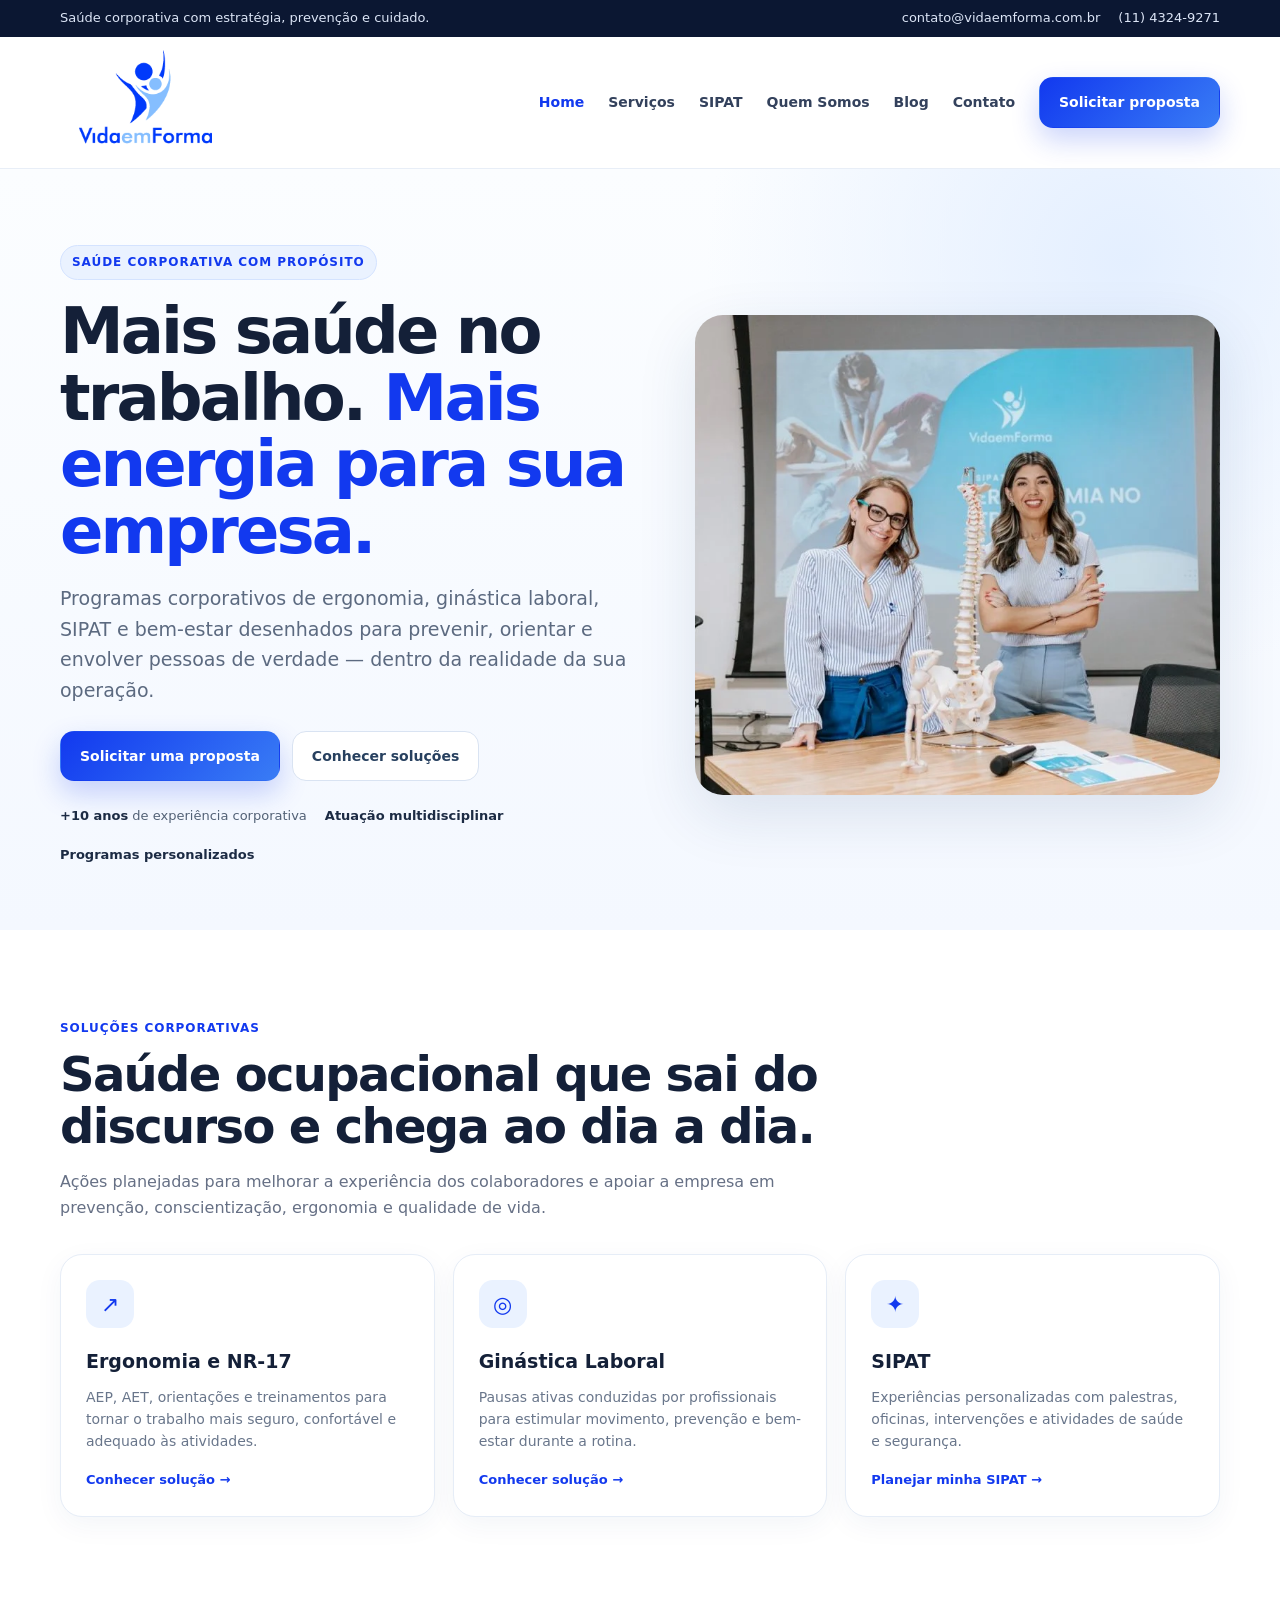
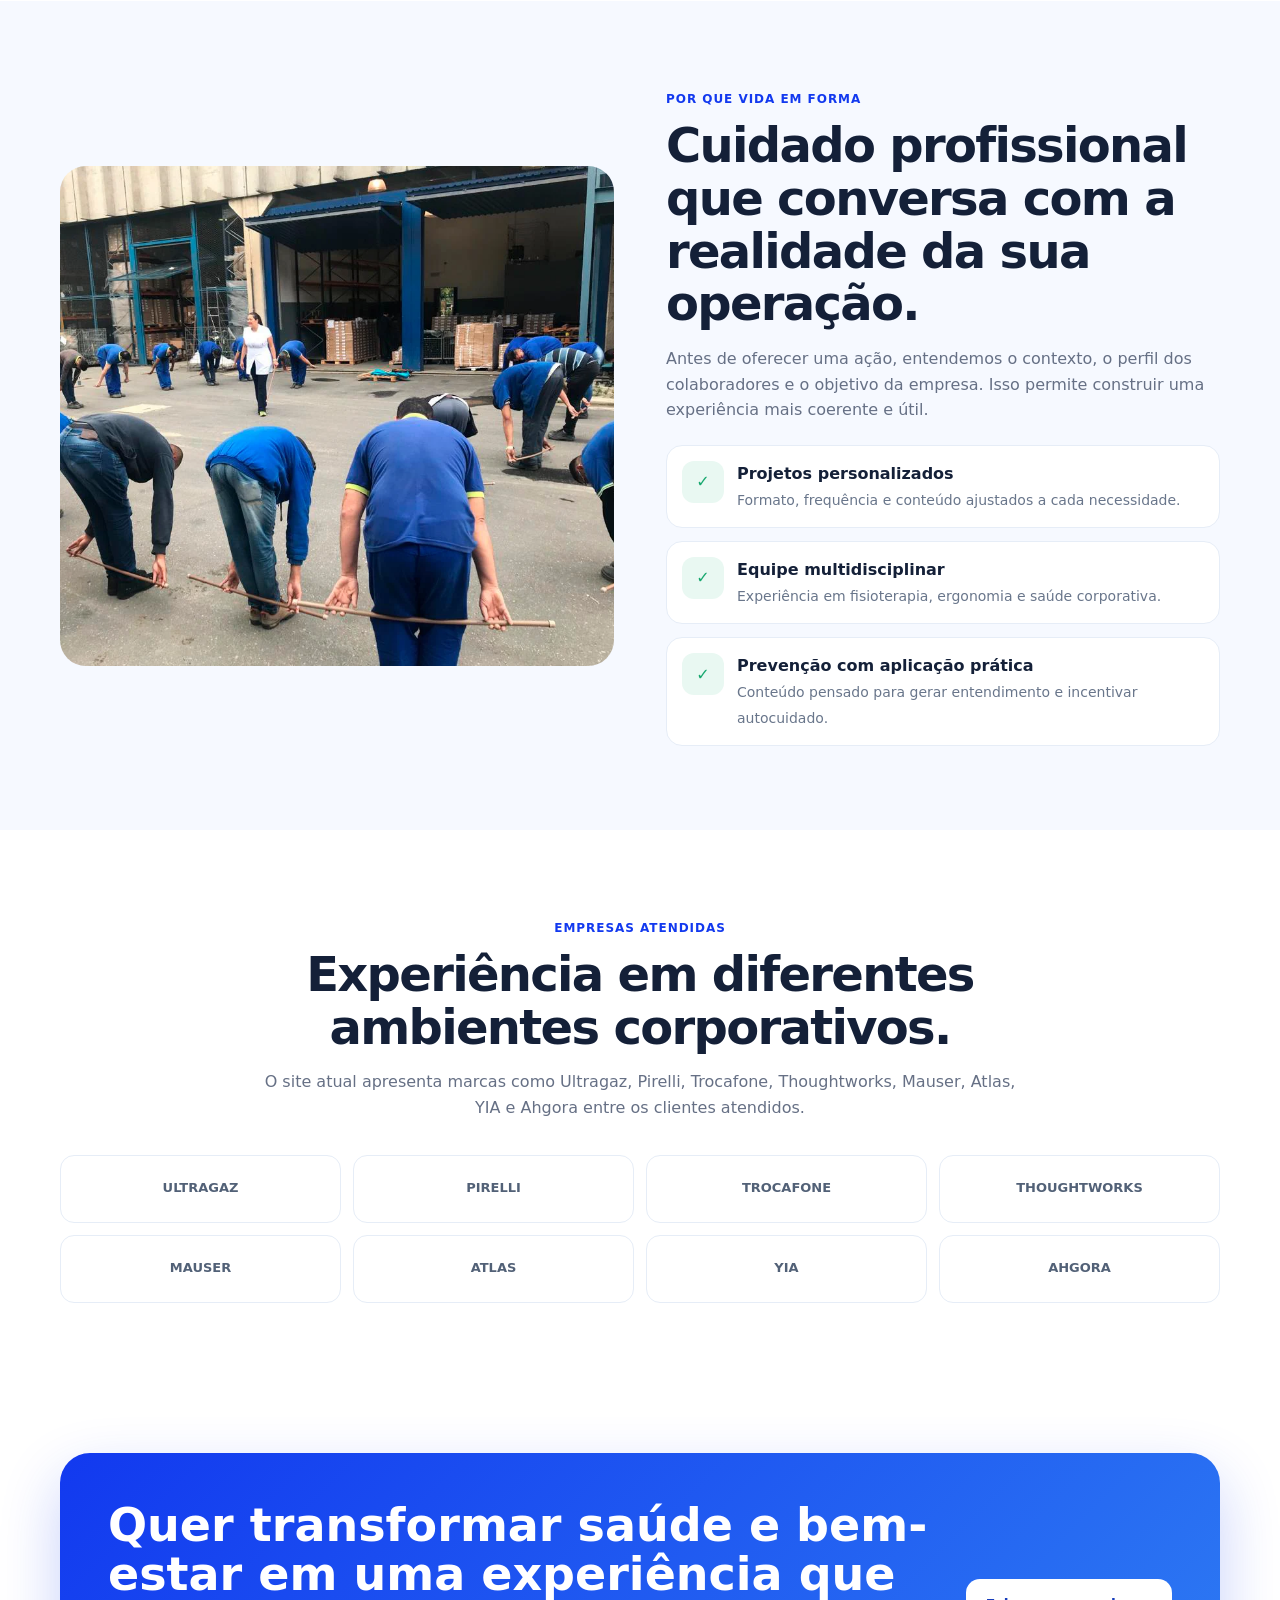
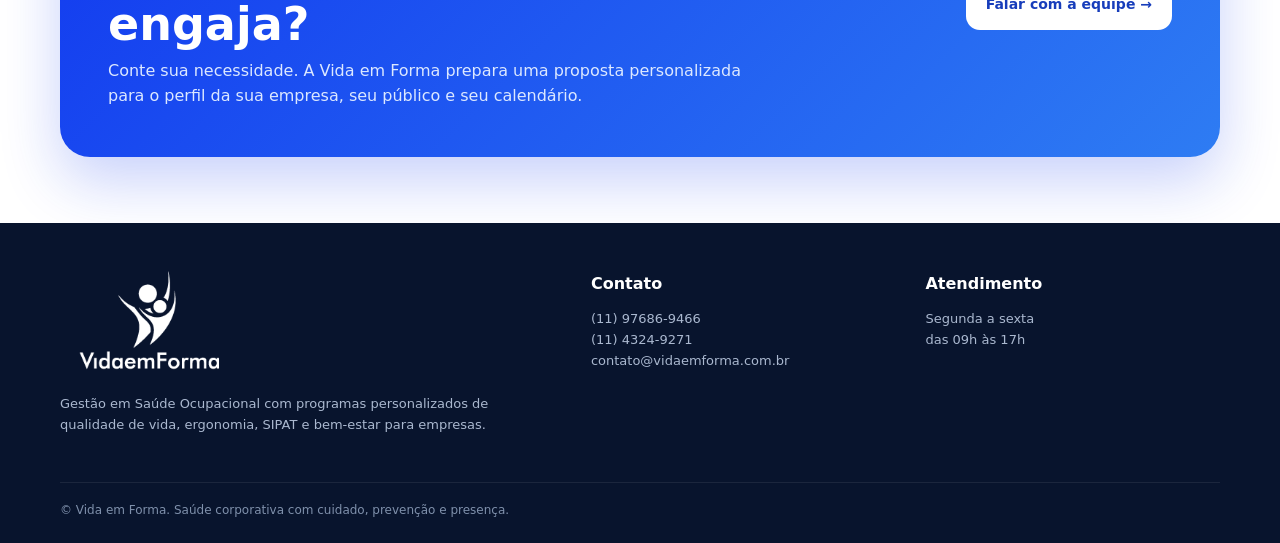
<file: index.html>
<!doctype html><html lang="pt-BR"><head><meta charset="utf-8"><meta name="viewport" content="width=device-width,initial-scale=1"><title>Vida em Forma | Saúde, Ergonomia e Bem-estar Corporativo</title><meta name="description" content="Soluções personalizadas de saúde ocupacional, ergonomia, ginástica laboral, SIPAT e bem-estar para empresas."><link rel="stylesheet" href="styles.css"></head><body><div class="topbar"><div class="wrap"><span>Saúde corporativa com estratégia, prevenção e cuidado.</span><div class="mini"><span>contato@vidaemforma.com.br</span><span>(11) 4324-9271</span></div></div></div><header><div class="wrap"><nav><a class="brand" href="index.html"><img src="logo.png" alt="Vida em Forma"></a><button class="menuBtn" aria-label="Abrir menu">Menu</button><div class="navlinks"><a class="active" href="index.html">Home</a><a class="" href="servicos.html">Serviços</a><a class="" href="sipat.html">SIPAT</a><a class="" href="quem-somos.html">Quem Somos</a><a class="" href="amamentacao-prevencao-doencas-infancia.html">Blog</a><a class="" href="contato.html">Contato</a><a class="btn primary" href="https://wa.me/5511976869466" target="_blank">Solicitar proposta</a></div></nav></div></header><main><section class="page-hero"><div class="wrap hero-grid"><div><span class="eyebrow">Saúde corporativa com propósito</span><h1>Mais saúde no trabalho. <span>Mais energia para sua empresa.</span></h1><p class="lead">Programas corporativos de ergonomia, ginástica laboral, SIPAT e bem-estar desenhados para prevenir, orientar e envolver pessoas de verdade — dentro da realidade da sua operação.</p><div class="actions"><a class="btn primary" href="contato.html">Solicitar uma proposta</a><a class="btn ghost" href="servicos.html">Conhecer soluções</a></div><div class="proof"><span><b>+10 anos</b> de experiência corporativa</span><span><b>Atuação multidisciplinar</b></span><span><b>Programas personalizados</b></span></div></div><img class="hero-image" src="hero.webp" alt="Profissional da Vida em Forma em atividade corporativa"></div></section>
<section class="section"><div class="wrap"><div class="section-head"><span class="kicker">Soluções corporativas</span><h2>Saúde ocupacional que sai do discurso e chega ao dia a dia.</h2><p class="muted">Ações planejadas para melhorar a experiência dos colaboradores e apoiar a empresa em prevenção, conscientização, ergonomia e qualidade de vida.</p></div><div class="cards"><div class="card"><div class="icon">↗</div><h3>Ergonomia e NR-17</h3><p>AEP, AET, orientações e treinamentos para tornar o trabalho mais seguro, confortável e adequado às atividades.</p><a class="link" href="servicos.html#ergonomia">Conhecer solução →</a></div><div class="card"><div class="icon">◎</div><h3>Ginástica Laboral</h3><p>Pausas ativas conduzidas por profissionais para estimular movimento, prevenção e bem-estar durante a rotina.</p><a class="link" href="servicos.html#laboral">Conhecer solução →</a></div><div class="card"><div class="icon">✦</div><h3>SIPAT</h3><p>Experiências personalizadas com palestras, oficinas, intervenções e atividades de saúde e segurança.</p><a class="link" href="sipat.html">Planejar minha SIPAT →</a></div></div></div></section>
<section class="section soft"><div class="wrap split"><img src="laboral.webp" alt="Atividade de ginástica laboral"><div><span class="kicker">Por que Vida em Forma</span><h2>Cuidado profissional que conversa com a realidade da sua operação.</h2><p class="muted">Antes de oferecer uma ação, entendemos o contexto, o perfil dos colaboradores e o objetivo da empresa. Isso permite construir uma experiência mais coerente e útil.</p><div class="list"><div class="item"><div class="check">✓</div><div><b>Projetos personalizados</b><span>Formato, frequência e conteúdo ajustados a cada necessidade.</span></div></div><div class="item"><div class="check">✓</div><div><b>Equipe multidisciplinar</b><span>Experiência em fisioterapia, ergonomia e saúde corporativa.</span></div></div><div class="item"><div class="check">✓</div><div><b>Prevenção com aplicação prática</b><span>Conteúdo pensado para gerar entendimento e incentivar autocuidado.</span></div></div></div></div></div></section>
<section class="section"><div class="wrap"><div class="section-head center"><span class="kicker">Empresas atendidas</span><h2>Experiência em diferentes ambientes corporativos.</h2><p class="muted">O site atual apresenta marcas como Ultragaz, Pirelli, Trocafone, Thoughtworks, Mauser, Atlas, YIA e Ahgora entre os clientes atendidos.</p></div><div class="client-grid"><div class="client">ULTRAGAZ</div><div class="client">PIRELLI</div><div class="client">TROCAFONE</div><div class="client">THOUGHTWORKS</div><div class="client">MAUSER</div><div class="client">ATLAS</div><div class="client">YIA</div><div class="client">AHGORA</div></div></div></section><section class="cta"><div class="wrap"><div class="cta-box"><div><h2>Quer transformar saúde e bem-estar em uma experiência que engaja?</h2><p>Conte sua necessidade. A Vida em Forma prepara uma proposta personalizada para o perfil da sua empresa, seu público e seu calendário.</p></div><a class="btn" href="https://wa.me/5511976869466" target="_blank">Falar com a equipe →</a></div></div></section></main><footer><div class="wrap"><div class="foot"><div><img src="logo.png" alt="Vida em Forma"><p>Gestão em Saúde Ocupacional com programas personalizados de qualidade de vida, ergonomia, SIPAT e bem-estar para empresas.</p></div><div><h4>Contato</h4><p><a href="https://wa.me/5511976869466">(11) 97686-9466</a><br>(11) 4324-9271<br>contato@vidaemforma.com.br</p></div><div><h4>Atendimento</h4><p>Segunda a sexta<br>das 09h às 17h</p></div></div><div class="copyright">© Vida em Forma. Saúde corporativa com cuidado, prevenção e presença.</div></div></footer><script src="site.js"></script></body></html>
</file>
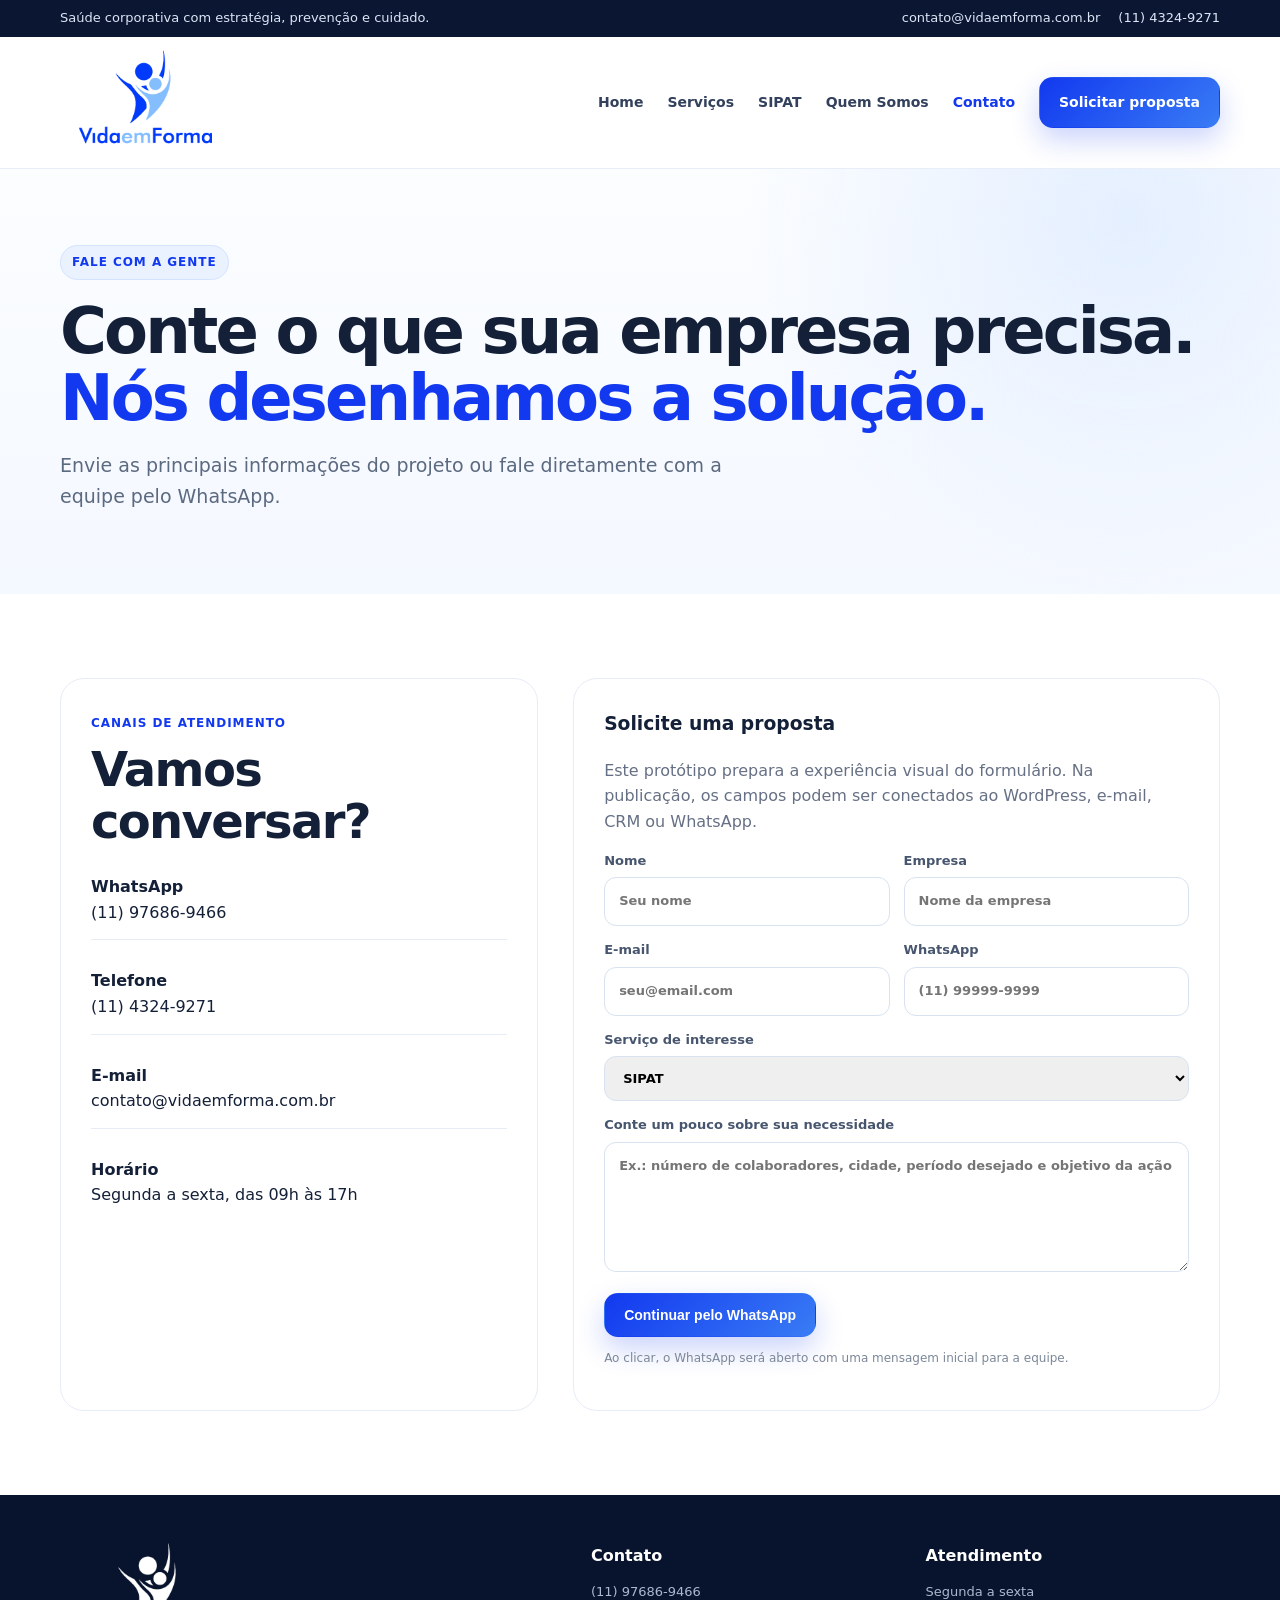
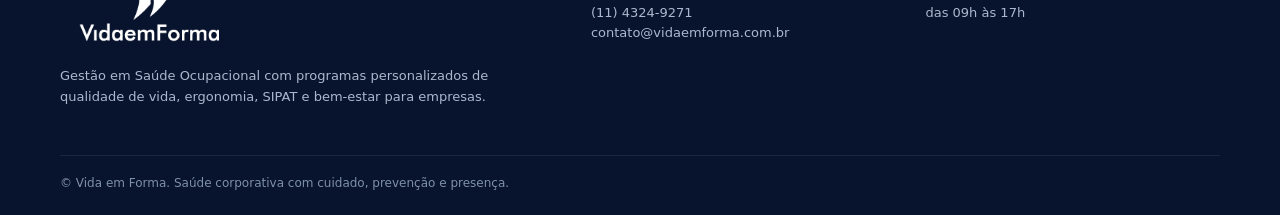
<file: contato.html>
<!doctype html><html lang="pt-BR"><head><meta charset="utf-8"><meta name="viewport" content="width=device-width,initial-scale=1"><title>Contato | Vida em Forma</title><meta name="description" content="Fale com a Vida em Forma e solicite uma proposta personalizada de saúde ocupacional, ergonomia, SIPAT ou bem-estar corporativo."><link rel="stylesheet" href="styles.css"></head><body><div class="topbar"><div class="wrap"><span>Saúde corporativa com estratégia, prevenção e cuidado.</span><div class="mini"><span>contato@vidaemforma.com.br</span><span>(11) 4324-9271</span></div></div></div><header><div class="wrap"><nav><a class="brand" href="index.html"><img src="logo.png" alt="Vida em Forma"></a><button class="menuBtn" aria-label="Abrir menu">Menu</button><div class="navlinks"><a class="" href="index.html">Home</a><a class="" href="servicos.html">Serviços</a><a class="" href="sipat.html">SIPAT</a><a class="" href="quem-somos.html">Quem Somos</a><a class="active" href="contato.html">Contato</a><a class="btn primary" href="https://wa.me/5511976869466" target="_blank">Solicitar proposta</a></div></nav></div></header><main><section class="page-hero"><div class="wrap"><span class="eyebrow">Fale com a gente</span><h1>Conte o que sua empresa precisa. <span>Nós desenhamos a solução.</span></h1><p class="lead">Envie as principais informações do projeto ou fale diretamente com a equipe pelo WhatsApp.</p></div></section>
<section class="section"><div class="wrap contact-grid"><div class="contact-card"><span class="kicker">Canais de atendimento</span><h2>Vamos conversar?</h2><div class="contact-lines"><div class="contact-line"><b>WhatsApp</b><br><a href="https://wa.me/5511976869466" target="_blank">(11) 97686-9466</a></div><div class="contact-line"><b>Telefone</b><br>(11) 4324-9271</div><div class="contact-line"><b>E-mail</b><br>contato@vidaemforma.com.br</div><div class="contact-line"><b>Horário</b><br>Segunda a sexta, das 09h às 17h</div></div></div><div class="contact-card"><h3>Solicite uma proposta</h3><p class="muted">Este protótipo prepara a experiência visual do formulário. Na publicação, os campos podem ser conectados ao WordPress, e-mail, CRM ou WhatsApp.</p><form class="form" onsubmit="event.preventDefault();window.open('https://wa.me/5511976869466?text='+encodeURIComponent('Olá! Gostaria de solicitar uma proposta para a minha empresa.'),'_blank')"><label>Nome<input required placeholder="Seu nome"></label><label>Empresa<input required placeholder="Nome da empresa"></label><label>E-mail<input type="email" required placeholder="seu@email.com"></label><label>WhatsApp<input required placeholder="(11) 99999-9999"></label><label class="full">Serviço de interesse<select><option>SIPAT</option><option>Ergonomia / NR-17</option><option>Ginástica Laboral</option><option>Quick Massage</option><option>Palestras</option><option>Outro</option></select></label><label class="full">Conte um pouco sobre sua necessidade<textarea placeholder="Ex.: número de colaboradores, cidade, período desejado e objetivo da ação"></textarea></label><div class="full"><button class="btn primary" type="submit">Continuar pelo WhatsApp</button><p class="note">Ao clicar, o WhatsApp será aberto com uma mensagem inicial para a equipe.</p></div></form></div></div></section></main><footer><div class="wrap"><div class="foot"><div><img src="logo.png" alt="Vida em Forma"><p>Gestão em Saúde Ocupacional com programas personalizados de qualidade de vida, ergonomia, SIPAT e bem-estar para empresas.</p></div><div><h4>Contato</h4><p><a href="https://wa.me/5511976869466">(11) 97686-9466</a><br>(11) 4324-9271<br>contato@vidaemforma.com.br</p></div><div><h4>Atendimento</h4><p>Segunda a sexta<br>das 09h às 17h</p></div></div><div class="copyright">© Vida em Forma. Saúde corporativa com cuidado, prevenção e presença.</div></div></footer><script src="site.js"></script></body></html>
</file>
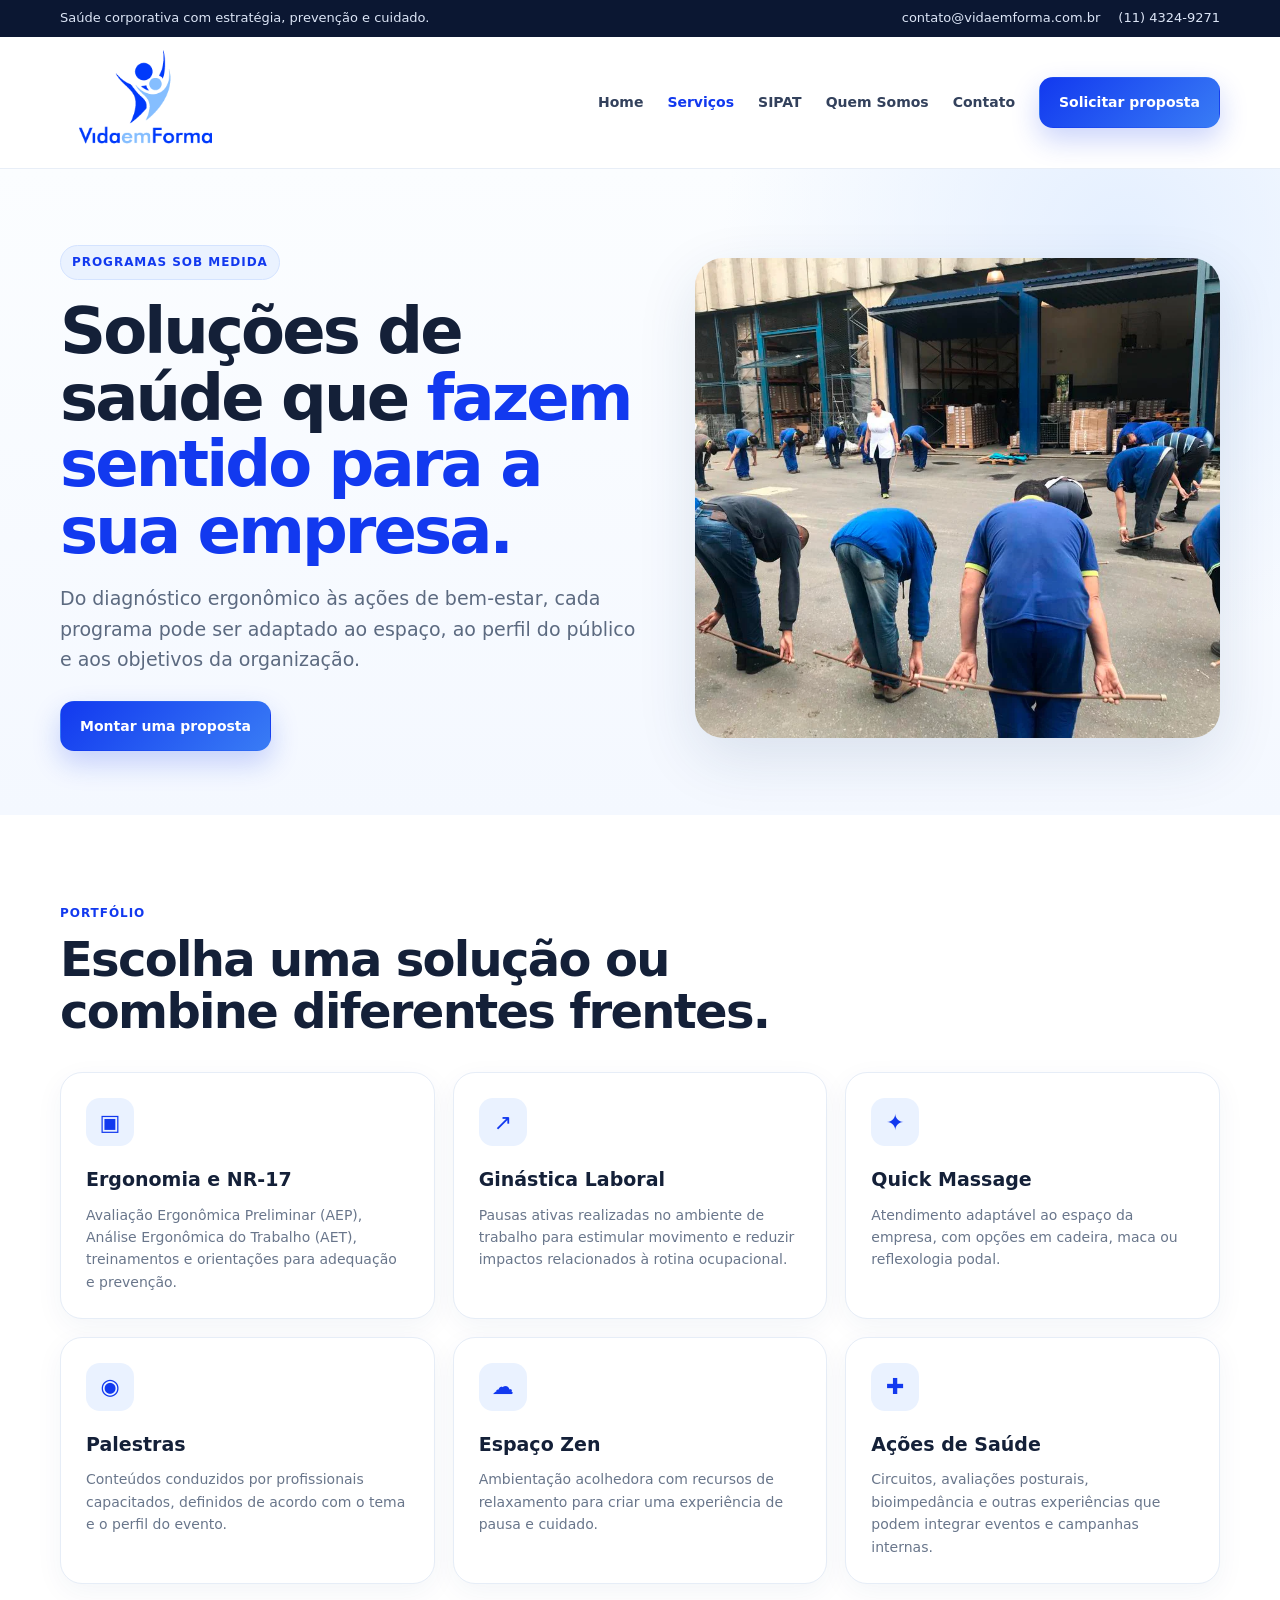
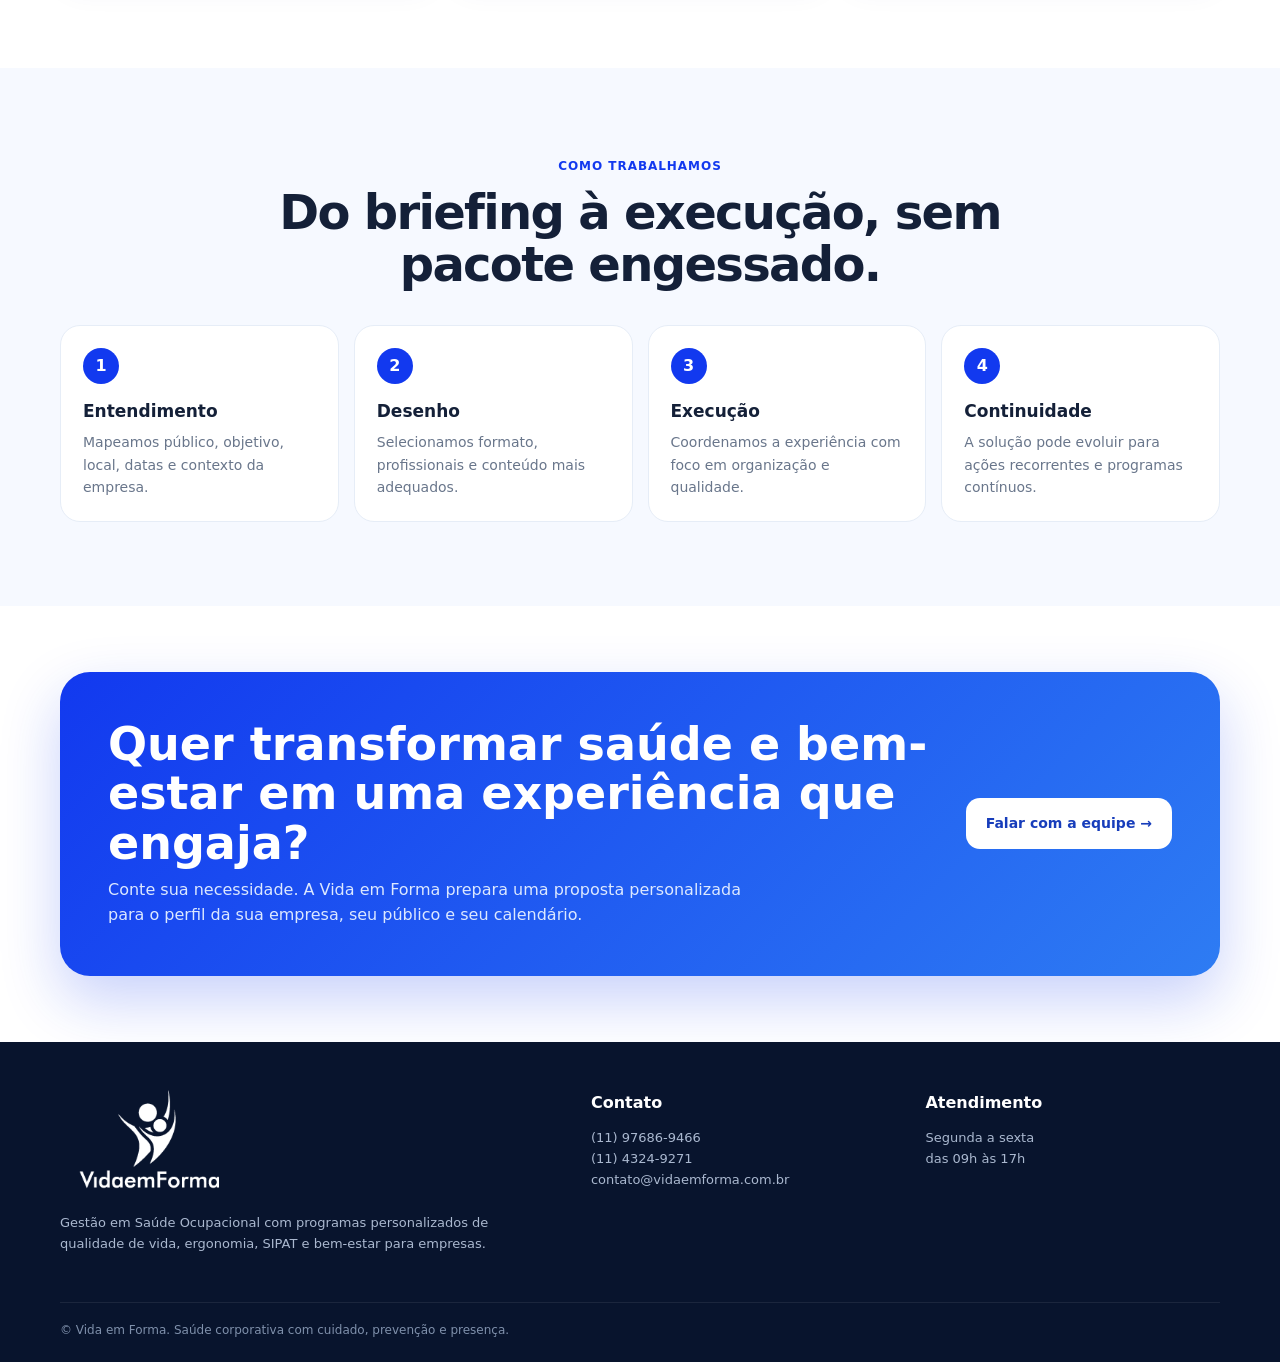
<file: servicos.html>
<!doctype html><html lang="pt-BR"><head><meta charset="utf-8"><meta name="viewport" content="width=device-width,initial-scale=1"><title>Serviços | Vida em Forma</title><meta name="description" content="Conheça os programas de ergonomia, ginástica laboral, quick massage, palestras e bem-estar corporativo da Vida em Forma."><link rel="stylesheet" href="styles.css"></head><body><div class="topbar"><div class="wrap"><span>Saúde corporativa com estratégia, prevenção e cuidado.</span><div class="mini"><span>contato@vidaemforma.com.br</span><span>(11) 4324-9271</span></div></div></div><header><div class="wrap"><nav><a class="brand" href="index.html"><img src="logo.png" alt="Vida em Forma"></a><button class="menuBtn" aria-label="Abrir menu">Menu</button><div class="navlinks"><a class="" href="index.html">Home</a><a class="active" href="servicos.html">Serviços</a><a class="" href="sipat.html">SIPAT</a><a class="" href="quem-somos.html">Quem Somos</a><a class="" href="contato.html">Contato</a><a class="btn primary" href="https://wa.me/5511976869466" target="_blank">Solicitar proposta</a></div></nav></div></header><main><section class="page-hero"><div class="wrap hero-grid"><div><span class="eyebrow">Programas sob medida</span><h1>Soluções de saúde que <span>fazem sentido para a sua empresa.</span></h1><p class="lead">Do diagnóstico ergonômico às ações de bem-estar, cada programa pode ser adaptado ao espaço, ao perfil do público e aos objetivos da organização.</p><div class="actions"><a class="btn primary" href="contato.html">Montar uma proposta</a></div></div><img class="hero-image" src="laboral.webp" alt="Ação de saúde corporativa"></div></section>
<section class="section"><div class="wrap"><div class="section-head"><span class="kicker">Portfólio</span><h2>Escolha uma solução ou combine diferentes frentes.</h2></div><div class="cards"><div class="card" id="ergonomia"><div class="icon">▣</div><h3>Ergonomia e NR-17</h3><p>Avaliação Ergonômica Preliminar (AEP), Análise Ergonômica do Trabalho (AET), treinamentos e orientações para adequação e prevenção.</p></div><div class="card" id="laboral"><div class="icon">↗</div><h3>Ginástica Laboral</h3><p>Pausas ativas realizadas no ambiente de trabalho para estimular movimento e reduzir impactos relacionados à rotina ocupacional.</p></div><div class="card"><div class="icon">✦</div><h3>Quick Massage</h3><p>Atendimento adaptável ao espaço da empresa, com opções em cadeira, maca ou reflexologia podal.</p></div><div class="card"><div class="icon">◉</div><h3>Palestras</h3><p>Conteúdos conduzidos por profissionais capacitados, definidos de acordo com o tema e o perfil do evento.</p></div><div class="card"><div class="icon">☁</div><h3>Espaço Zen</h3><p>Ambientação acolhedora com recursos de relaxamento para criar uma experiência de pausa e cuidado.</p></div><div class="card"><div class="icon">✚</div><h3>Ações de Saúde</h3><p>Circuitos, avaliações posturais, bioimpedância e outras experiências que podem integrar eventos e campanhas internas.</p></div></div></div></section>
<section class="section soft"><div class="wrap"><div class="section-head center"><span class="kicker">Como trabalhamos</span><h2>Do briefing à execução, sem pacote engessado.</h2></div><div class="process"><div class="step"><div class="n">1</div><h3>Entendimento</h3><p>Mapeamos público, objetivo, local, datas e contexto da empresa.</p></div><div class="step"><div class="n">2</div><h3>Desenho</h3><p>Selecionamos formato, profissionais e conteúdo mais adequados.</p></div><div class="step"><div class="n">3</div><h3>Execução</h3><p>Coordenamos a experiência com foco em organização e qualidade.</p></div><div class="step"><div class="n">4</div><h3>Continuidade</h3><p>A solução pode evoluir para ações recorrentes e programas contínuos.</p></div></div></div></section><section class="cta"><div class="wrap"><div class="cta-box"><div><h2>Quer transformar saúde e bem-estar em uma experiência que engaja?</h2><p>Conte sua necessidade. A Vida em Forma prepara uma proposta personalizada para o perfil da sua empresa, seu público e seu calendário.</p></div><a class="btn" href="https://wa.me/5511976869466" target="_blank">Falar com a equipe →</a></div></div></section></main><footer><div class="wrap"><div class="foot"><div><img src="logo.png" alt="Vida em Forma"><p>Gestão em Saúde Ocupacional com programas personalizados de qualidade de vida, ergonomia, SIPAT e bem-estar para empresas.</p></div><div><h4>Contato</h4><p><a href="https://wa.me/5511976869466">(11) 97686-9466</a><br>(11) 4324-9271<br>contato@vidaemforma.com.br</p></div><div><h4>Atendimento</h4><p>Segunda a sexta<br>das 09h às 17h</p></div></div><div class="copyright">© Vida em Forma. Saúde corporativa com cuidado, prevenção e presença.</div></div></footer><script src="site.js"></script></body></html>
</file>
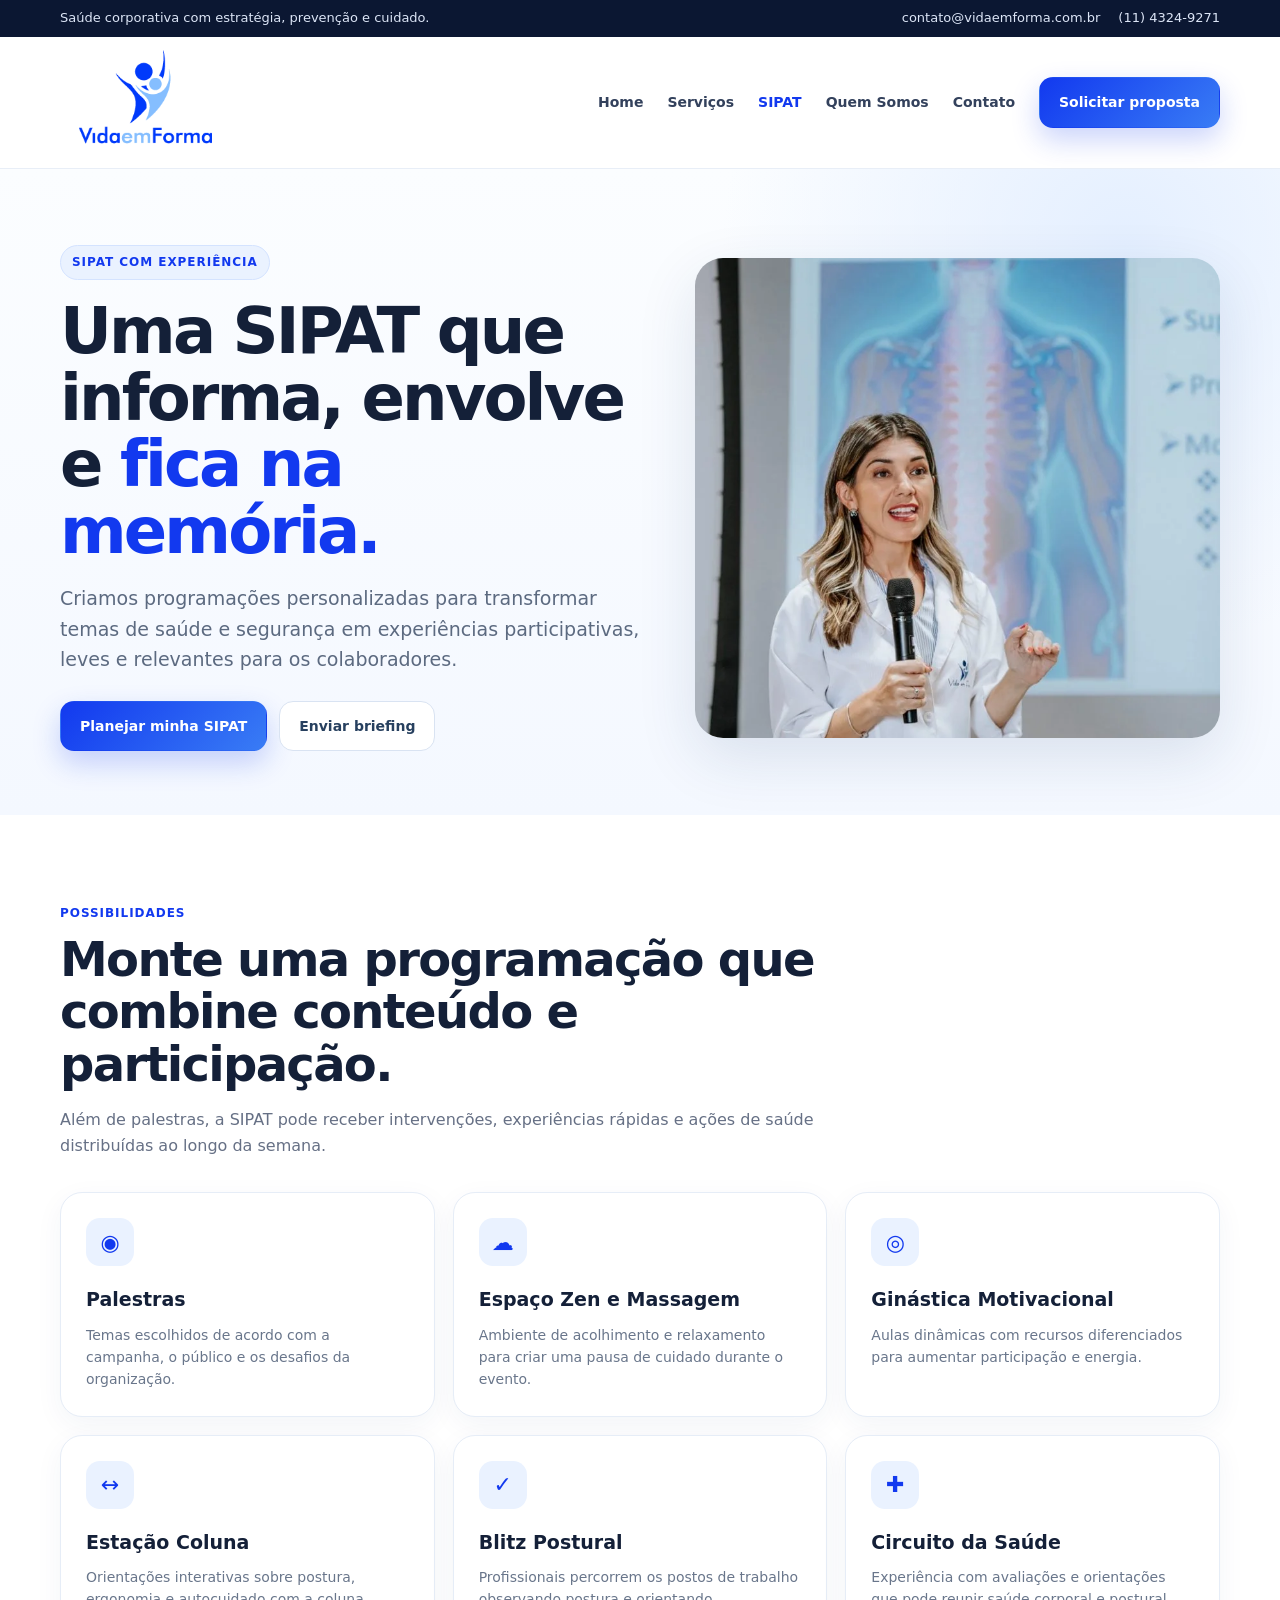
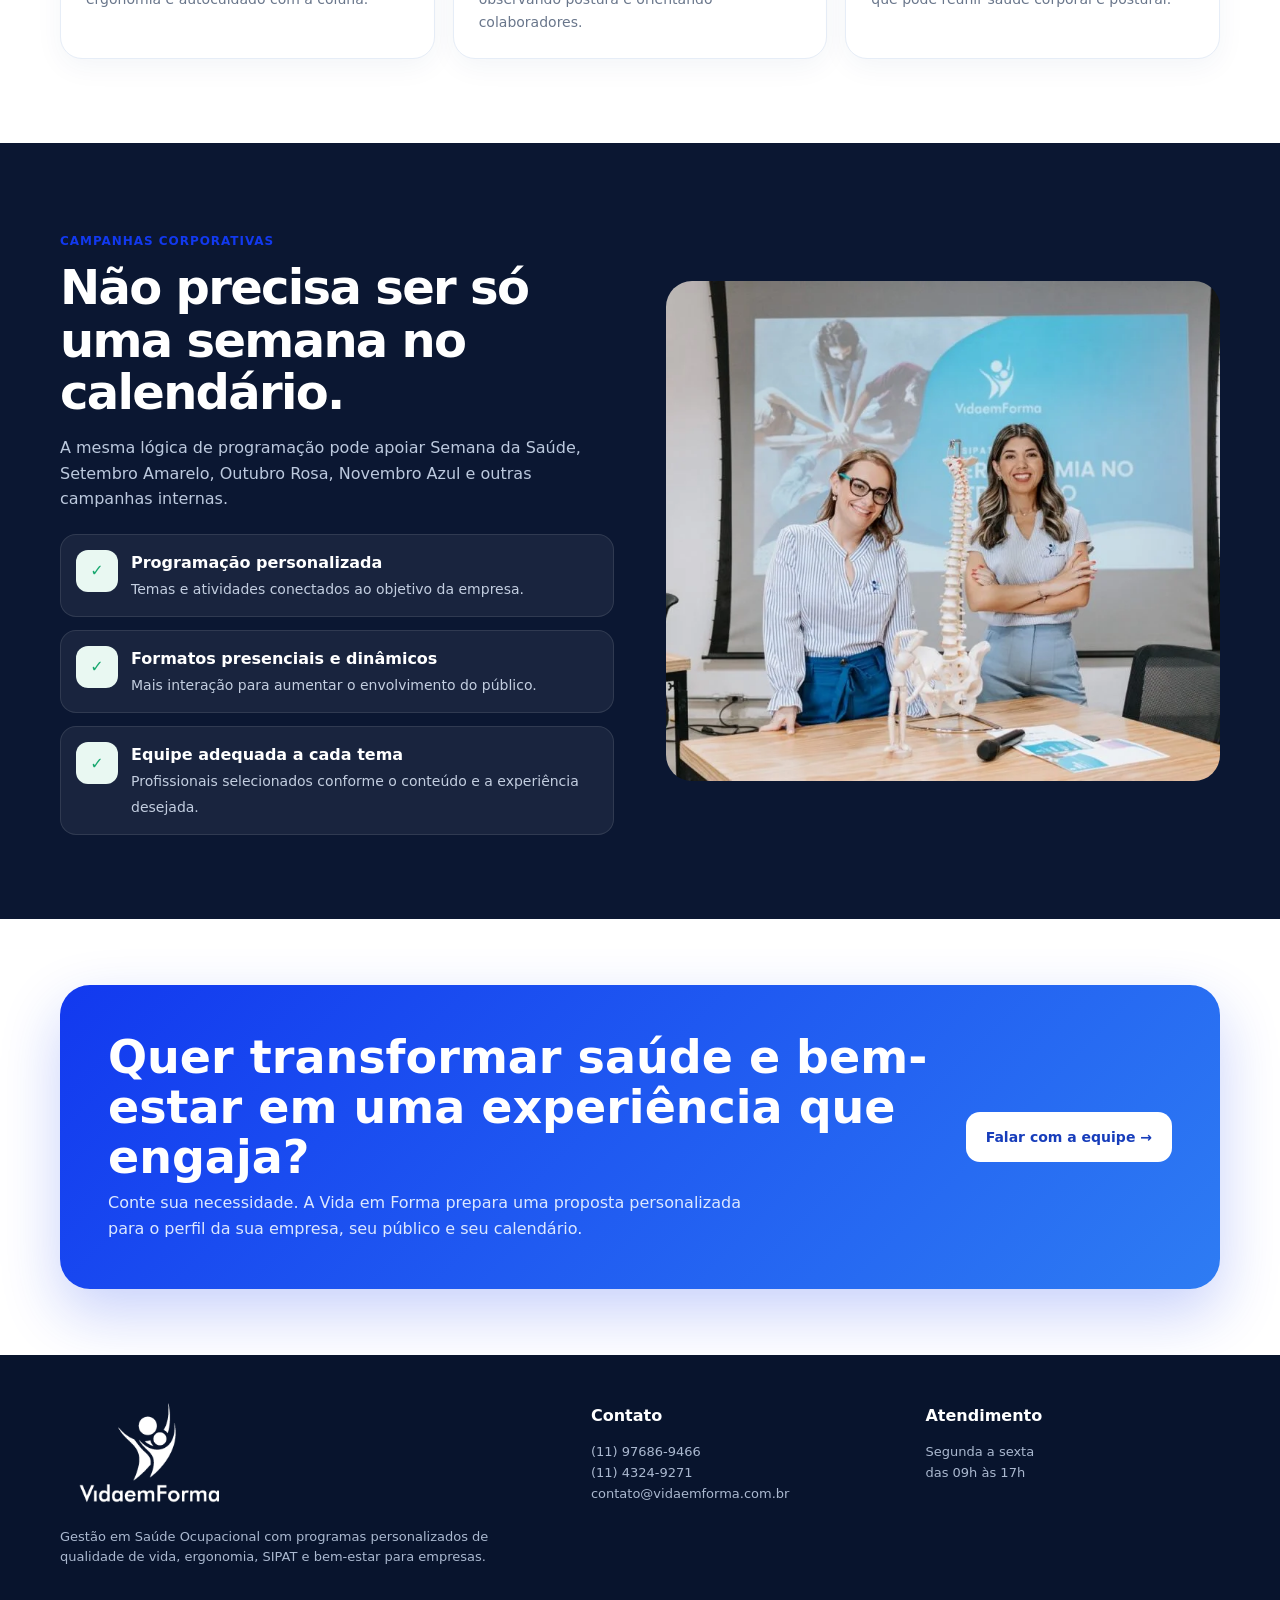
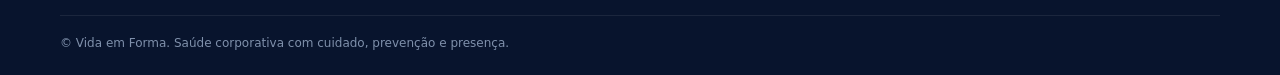
<file: sipat.html>
<!doctype html><html lang="pt-BR"><head><meta charset="utf-8"><meta name="viewport" content="width=device-width,initial-scale=1"><title>SIPAT | Vida em Forma</title><meta name="description" content="Planeje uma SIPAT personalizada com palestras, oficinas, ginástica, massagens e experiências de saúde e segurança."><link rel="stylesheet" href="styles.css"></head><body><div class="topbar"><div class="wrap"><span>Saúde corporativa com estratégia, prevenção e cuidado.</span><div class="mini"><span>contato@vidaemforma.com.br</span><span>(11) 4324-9271</span></div></div></div><header><div class="wrap"><nav><a class="brand" href="index.html"><img src="logo.png" alt="Vida em Forma"></a><button class="menuBtn" aria-label="Abrir menu">Menu</button><div class="navlinks"><a class="" href="index.html">Home</a><a class="" href="servicos.html">Serviços</a><a class="active" href="sipat.html">SIPAT</a><a class="" href="quem-somos.html">Quem Somos</a><a class="" href="contato.html">Contato</a><a class="btn primary" href="https://wa.me/5511976869466" target="_blank">Solicitar proposta</a></div></nav></div></header><main><section class="page-hero"><div class="wrap hero-grid"><div><span class="eyebrow">SIPAT com experiência</span><h1>Uma SIPAT que informa, envolve e <span>fica na memória.</span></h1><p class="lead">Criamos programações personalizadas para transformar temas de saúde e segurança em experiências participativas, leves e relevantes para os colaboradores.</p><div class="actions"><a class="btn primary" href="https://wa.me/5511976869466" target="_blank">Planejar minha SIPAT</a><a class="btn ghost" href="contato.html">Enviar briefing</a></div></div><img class="hero-image" src="sipat.webp" alt="Palestra corporativa"></div></section>
<section class="section"><div class="wrap"><div class="section-head"><span class="kicker">Possibilidades</span><h2>Monte uma programação que combine conteúdo e participação.</h2><p class="muted">Além de palestras, a SIPAT pode receber intervenções, experiências rápidas e ações de saúde distribuídas ao longo da semana.</p></div><div class="cards"><div class="card"><div class="icon">◉</div><h3>Palestras</h3><p>Temas escolhidos de acordo com a campanha, o público e os desafios da organização.</p></div><div class="card"><div class="icon">☁</div><h3>Espaço Zen e Massagem</h3><p>Ambiente de acolhimento e relaxamento para criar uma pausa de cuidado durante o evento.</p></div><div class="card"><div class="icon">◎</div><h3>Ginástica Motivacional</h3><p>Aulas dinâmicas com recursos diferenciados para aumentar participação e energia.</p></div><div class="card"><div class="icon">↔</div><h3>Estação Coluna</h3><p>Orientações interativas sobre postura, ergonomia e autocuidado com a coluna.</p></div><div class="card"><div class="icon">✓</div><h3>Blitz Postural</h3><p>Profissionais percorrem os postos de trabalho observando postura e orientando colaboradores.</p></div><div class="card"><div class="icon">✚</div><h3>Circuito da Saúde</h3><p>Experiência com avaliações e orientações que pode reunir saúde corporal e postural.</p></div></div></div></section>
<section class="section dark"><div class="wrap split"><div><span class="kicker">Campanhas corporativas</span><h2>Não precisa ser só uma semana no calendário.</h2><p class="muted">A mesma lógica de programação pode apoiar Semana da Saúde, Setembro Amarelo, Outubro Rosa, Novembro Azul e outras campanhas internas.</p><div class="list"><div class="item"><div class="check">✓</div><div><b>Programação personalizada</b><span>Temas e atividades conectados ao objetivo da empresa.</span></div></div><div class="item"><div class="check">✓</div><div><b>Formatos presenciais e dinâmicos</b><span>Mais interação para aumentar o envolvimento do público.</span></div></div><div class="item"><div class="check">✓</div><div><b>Equipe adequada a cada tema</b><span>Profissionais selecionados conforme o conteúdo e a experiência desejada.</span></div></div></div></div><img src="hero.webp" alt="Ação de ergonomia e saúde no trabalho"></div></section><section class="cta"><div class="wrap"><div class="cta-box"><div><h2>Quer transformar saúde e bem-estar em uma experiência que engaja?</h2><p>Conte sua necessidade. A Vida em Forma prepara uma proposta personalizada para o perfil da sua empresa, seu público e seu calendário.</p></div><a class="btn" href="https://wa.me/5511976869466" target="_blank">Falar com a equipe →</a></div></div></section></main><footer><div class="wrap"><div class="foot"><div><img src="logo.png" alt="Vida em Forma"><p>Gestão em Saúde Ocupacional com programas personalizados de qualidade de vida, ergonomia, SIPAT e bem-estar para empresas.</p></div><div><h4>Contato</h4><p><a href="https://wa.me/5511976869466">(11) 97686-9466</a><br>(11) 4324-9271<br>contato@vidaemforma.com.br</p></div><div><h4>Atendimento</h4><p>Segunda a sexta<br>das 09h às 17h</p></div></div><div class="copyright">© Vida em Forma. Saúde corporativa com cuidado, prevenção e presença.</div></div></footer><script src="site.js"></script></body></html>
</file>
<file: styles.css>
:root{--navy:#0b1732;--blue:#1239ef;--blue2:#397cf5;--ink:#142038;--muted:#667085;--line:#e6edf7;--soft:#f6f9ff;--green:#18a86f;--shadow:0 20px 60px rgba(24,54,110,.12)}
*{box-sizing:border-box}html{scroll-behavior:smooth}body{margin:0;font-family:Inter,ui-sans-serif,system-ui,-apple-system,BlinkMacSystemFont,"Segoe UI",sans-serif;color:var(--ink);line-height:1.6;background:#fff}a{text-decoration:none;color:inherit}img{max-width:100%;display:block}.wrap{width:min(1160px,92vw);margin:auto}.topbar{background:var(--navy);color:#dce5f6;font-size:13px}.topbar .wrap{display:flex;justify-content:space-between;align-items:center;padding:8px 0;gap:20px}.topbar .mini{display:flex;gap:18px;flex-wrap:wrap}header{position:sticky;top:0;z-index:50;background:rgba(255,255,255,.95);backdrop-filter:blur(12px);border-bottom:1px solid rgba(230,237,247,.92)}nav{display:flex;align-items:center;justify-content:space-between;gap:28px;padding:13px 0}.brand img{width:170px}.navlinks{display:flex;gap:24px;align-items:center;font-size:14px;font-weight:700;color:#33415c}.navlinks a:hover,.navlinks a.active{color:var(--blue)}.btn{display:inline-flex;align-items:center;justify-content:center;gap:8px;padding:13px 19px;border-radius:14px;font-weight:800;font-size:14px;border:1px solid transparent;transition:.2s ease}.btn.primary{background:linear-gradient(135deg,var(--blue),var(--blue2));color:#fff;box-shadow:0 12px 28px rgba(18,57,239,.22)}.btn.primary:hover{transform:translateY(-2px)}.btn.ghost{border-color:#d9e3f2;background:#fff;color:#27405f}.menuBtn{display:none;border:1px solid #dce5f4;background:#fff;border-radius:12px;padding:10px 12px;font-weight:800}.page-hero{padding:76px 0 64px;background:radial-gradient(circle at 88% 12%,#e4efff 0,transparent 32%),linear-gradient(180deg,#fbfdff,#f4f8ff)}.hero-grid{display:grid;grid-template-columns:1.05fr .95fr;gap:54px;align-items:center}.hero-image{height:480px;width:100%;object-fit:cover;border-radius:28px;box-shadow:var(--shadow)}.eyebrow,.kicker{color:var(--blue);font-weight:850;text-transform:uppercase;letter-spacing:.08em;font-size:12px}.eyebrow{display:inline-flex;padding:7px 11px;border:1px solid #d4e3ff;background:#eaf2ff;border-radius:999px}.page-hero h1{font-size:clamp(42px,5vw,66px);line-height:1.04;letter-spacing:-.045em;margin:18px 0}.page-hero h1 span{color:var(--blue)}.lead{font-size:19px;color:#5c6a80;max-width:680px}.actions{display:flex;gap:12px;flex-wrap:wrap;margin-top:26px}.proof{display:flex;gap:18px;flex-wrap:wrap;margin-top:25px;color:#526176;font-size:13px}.proof b{color:#1c2b44}.section{padding:84px 0}.section.soft{background:var(--soft)}.section.dark{background:var(--navy);color:#fff}.section.dark .muted{color:#bcc9de}.section-head{max-width:760px;margin-bottom:34px}.section-head.center{text-align:center;margin-left:auto;margin-right:auto}.section h2{font-size:clamp(31px,4vw,48px);line-height:1.1;letter-spacing:-.035em;margin:8px 0 12px}.muted{color:var(--muted)}.cards{display:grid;grid-template-columns:repeat(3,1fr);gap:18px}.card{border:1px solid var(--line);border-radius:22px;padding:25px;background:#fff;box-shadow:0 8px 28px rgba(28,59,112,.05)}.card .icon{width:48px;height:48px;display:grid;place-items:center;border-radius:14px;background:#eaf2ff;color:var(--blue);font-size:22px;margin-bottom:18px}.card h3{margin:0 0 9px;font-size:19px}.card p{margin:0;color:#69768b;font-size:14px}.card .link{display:inline-block;margin-top:17px;color:var(--blue);font-weight:800;font-size:13px}.split{display:grid;grid-template-columns:1fr 1fr;gap:52px;align-items:center}.split img{height:500px;width:100%;object-fit:cover;border-radius:26px}.list{display:grid;gap:13px;margin-top:22px}.item{display:grid;grid-template-columns:42px 1fr;gap:13px;padding:15px;border-radius:16px;background:#fff;border:1px solid var(--line)}.item .check{width:42px;height:42px;border-radius:12px;background:#e9f8f2;color:var(--green);display:grid;place-items:center;font-weight:900}.item b{display:block}.item span{font-size:14px;color:#69768b}.dark .item{background:rgba(255,255,255,.06);border-color:rgba(255,255,255,.1)}.dark .item span{color:#c3cee0}.stats{display:grid;grid-template-columns:repeat(3,1fr);gap:16px;margin-top:28px}.stat{padding:22px;border-radius:18px;background:#fff;border:1px solid var(--line)}.stat strong{font-size:28px;color:var(--blue);display:block}.stat span{font-size:13px;color:#6d798d}.process{display:grid;grid-template-columns:repeat(4,1fr);gap:15px}.step{padding:22px;border:1px solid var(--line);border-radius:20px;background:#fff}.step .n{width:36px;height:36px;border-radius:50%;display:grid;place-items:center;background:var(--blue);color:#fff;font-weight:900;margin-bottom:14px}.step h3{font-size:17px;margin:0 0 6px}.step p{font-size:14px;color:#69768b;margin:0}.leaders{display:grid;grid-template-columns:1fr 1fr;gap:20px}.leader{display:grid;grid-template-columns:110px 1fr;gap:20px;align-items:center;padding:22px;border:1px solid var(--line);border-radius:22px;background:#fff}.leader img{width:110px;height:110px;border-radius:50%;object-fit:cover}.leader h3{margin:0 0 5px}.leader p{font-size:14px;color:#69768b;margin:0}.cta{padding:66px 0}.cta-box{background:linear-gradient(135deg,#1239ef,#2e7cf3);color:#fff;border-radius:30px;padding:48px;display:flex;justify-content:space-between;align-items:center;gap:32px;box-shadow:0 24px 60px rgba(18,57,239,.23)}.cta-box h2{margin:0 0 8px;font-size:clamp(30px,4vw,46px);line-height:1.08}.cta-box p{margin:0;color:#dce8ff;max-width:650px}.cta-box .btn{background:#fff;color:#173dbb;white-space:nowrap}.contact-grid{display:grid;grid-template-columns:.85fr 1.15fr;gap:35px}.contact-card{padding:30px;border:1px solid var(--line);border-radius:24px;background:#fff}.contact-card h3{margin-top:0}.contact-lines{display:grid;gap:14px}.contact-line{padding:14px 0;border-bottom:1px solid var(--line)}.contact-line:last-child{border-bottom:0}.form{display:grid;grid-template-columns:1fr 1fr;gap:14px}.form label{font-size:13px;font-weight:800;color:#47566e}.form input,.form select,.form textarea{width:100%;margin-top:6px;padding:13px 14px;border-radius:12px;border:1px solid #d8e2f0;font:inherit}.form .full{grid-column:1/-1}.form textarea{min-height:130px;resize:vertical}.note{font-size:12px;color:#7b8799}.client-grid{display:grid;grid-template-columns:repeat(4,1fr);gap:12px}.client{height:68px;display:flex;align-items:center;justify-content:center;border:1px solid var(--line);border-radius:14px;background:#fff;font-weight:850;color:#526177;font-size:13px}footer{background:#08142d;color:#c4cee0;padding:48px 0 22px}.foot{display:grid;grid-template-columns:1.25fr .75fr .75fr;gap:40px}.foot img{width:178px;filter:brightness(0) invert(1)}footer h4{color:#fff;margin:0 0 10px}footer p,footer a{font-size:13px;color:#aab8cf}.copyright{border-top:1px solid rgba(255,255,255,.08);margin-top:34px;padding-top:18px;font-size:12px;color:#7f90ab}
@media(max-width:920px){.navlinks{display:none}.menuBtn{display:block}.navlinks.open{position:absolute;display:grid;left:4vw;right:4vw;top:70px;background:#fff;border:1px solid var(--line);border-radius:18px;padding:18px;box-shadow:var(--shadow)}.hero-grid,.split,.contact-grid{grid-template-columns:1fr}.hero-image,.split img{height:390px}.cards{grid-template-columns:1fr 1fr}.process{grid-template-columns:1fr 1fr}.leaders{grid-template-columns:1fr}.cta-box{flex-direction:column;align-items:flex-start}.client-grid{grid-template-columns:repeat(2,1fr)}}
@media(max-width:600px){.topbar .wrap{justify-content:center}.topbar .mini span:first-child{display:none}.brand img{width:150px}.page-hero{padding:42px 0 52px}.page-hero h1{font-size:42px}.lead{font-size:17px}.hero-image{height:320px}.section{padding:62px 0}.cards,.process,.stats,.form{grid-template-columns:1fr}.form .full{grid-column:auto}.leader{grid-template-columns:78px 1fr}.leader img{width:78px;height:78px}.cta-box{padding:32px 24px}.foot{grid-template-columns:1fr}.client-grid{grid-template-columns:1fr 1fr}}
</file>
